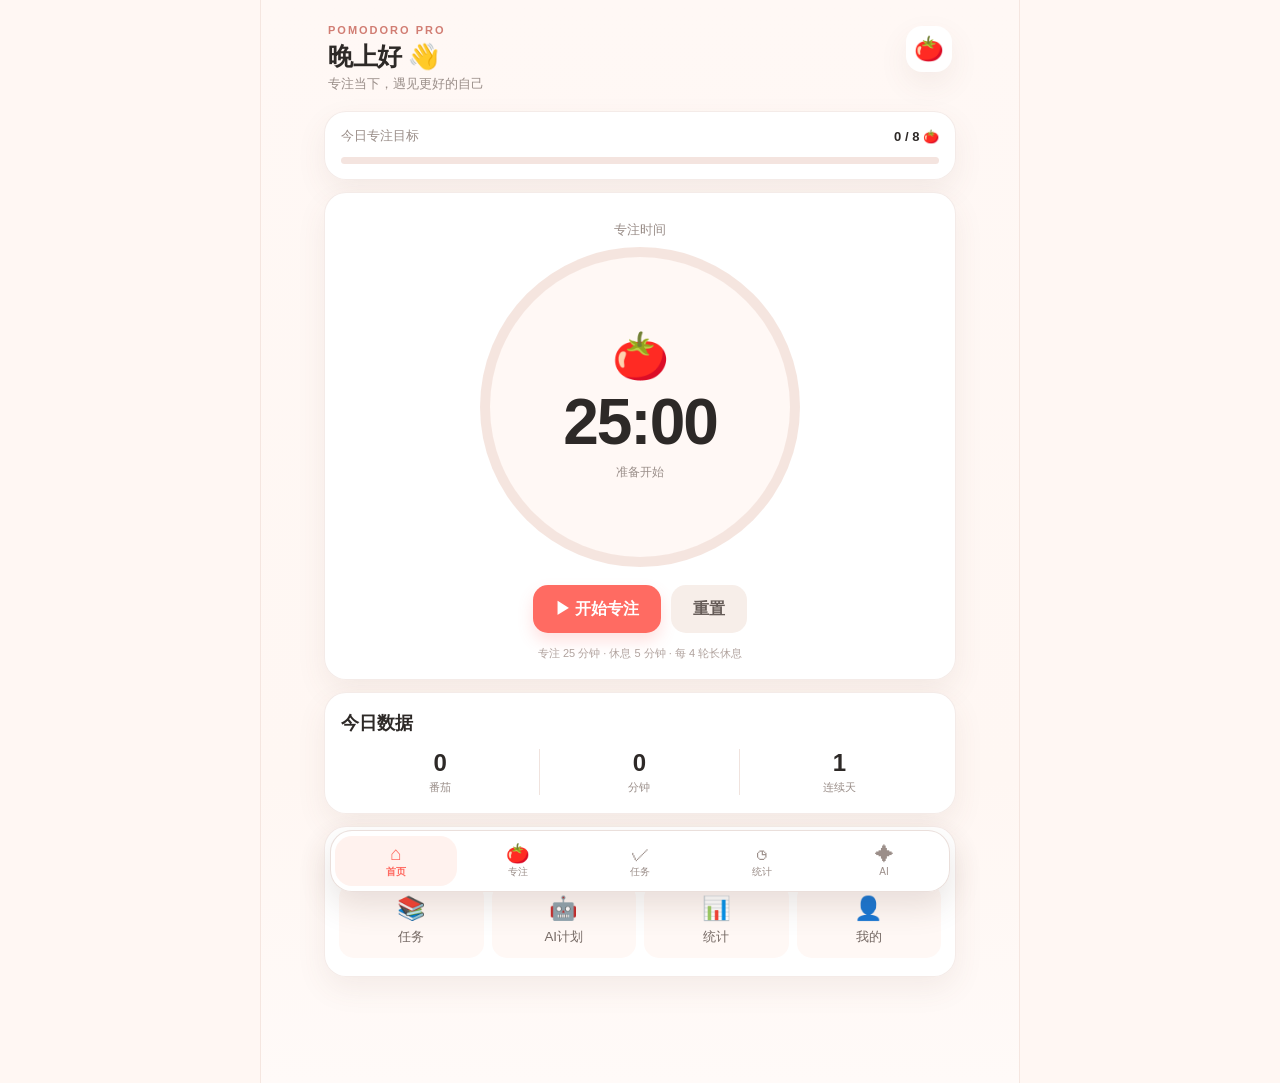
<file: index.html>
<!doctype html>
<html lang="zh-CN">
<head>
  <meta charset="utf-8">
  <meta name="viewport" content="width=device-width, initial-scale=1, viewport-fit=cover, user-scalable=no">
  <meta name="theme-color" content="#ff6b62">
  <meta name="apple-mobile-web-app-capable" content="yes">
  <meta name="apple-mobile-web-app-status-bar-style" content="default">
  <meta name="apple-mobile-web-app-title" content="番茄专注 Pro">
  <link rel="manifest" href="manifest.json">
  <link rel="icon" href="assets/icon.svg">
  <title>番茄专注 Pro</title>
  <link rel="stylesheet" href="css/app.css">
</head>
<body>
  <div class="app-shell">
    <header class="topbar">
      <div>
        <div class="eyebrow">POMODORO PRO</div>
        <h1 id="greeting">早上好 👋</h1>
        <p>专注当下，遇见更好的自己</p>
      </div>
      <button class="tomato-badge" id="quickFocus" aria-label="开始专注">🍅</button>
    </header>

    <main class="content">
      <section class="goal-card card">
        <div class="row-between">
          <span>今日专注目标</span>
          <strong><span id="goalCount">0</span> / 8 🍅</strong>
        </div>
        <div class="progress-track"><div id="goalProgress" class="progress-fill"></div></div>
      </section>

      <section id="homePanel" class="screen active">
        <section class="timer-card card">
          <div class="timer-label" id="modeLabel">专注时间</div>
          <div class="timer-ring" id="timerRing">
            <div class="ring-inner">
              <div class="tomato-large">🍅</div>
              <div class="time" id="time">25:00</div>
              <div class="timer-state" id="timerState">准备开始</div>
            </div>
          </div>
          <div class="timer-actions">
            <button class="btn btn-primary" id="startBtn">▶ 开始专注</button>
            <button class="btn btn-light" id="resetBtn">重置</button>
          </div>
          <div class="cycle-note">专注 25 分钟 · 休息 5 分钟 · 每 4 轮长休息</div>
        </section>

        <section class="stats-card card">
          <div class="section-title">今日数据</div>
          <div class="mini-stats">
            <div><strong id="statTomatoes">0</strong><span>番茄</span></div>
            <div><strong id="statMinutes">0</strong><span>分钟</span></div>
            <div><strong id="statStreak">1</strong><span>连续天</span></div>
          </div>
        </section>

        <section class="shortcuts card">
          <div class="section-title">快捷入口</div>
          <div class="shortcut-grid">
            <button data-tab="tasks"><span>📚</span><small>任务</small></button>
            <button data-tab="ai"><span>🤖</span><small>AI计划</small></button>
            <button data-tab="stats"><span>📊</span><small>统计</small></button>
            <button data-tab="profile"><span>👤</span><small>我的</small></button>
          </div>
        </section>
      </section>

      <section id="tasksPanel" class="screen">
        <div class="page-head"><div><div class="eyebrow">TASKS</div><h2>今日任务</h2></div><button class="icon-btn" id="addTaskBtn">＋</button></div>
        <div class="card task-composer" id="taskComposer">
          <input id="taskInput" maxlength="60" placeholder="例如：完成英语阅读练习">
          <button class="btn btn-primary" id="saveTaskBtn">添加</button>
        </div>
        <div id="taskList" class="task-list"></div>
      </section>

      <section id="aiPanel" class="screen">
        <div class="page-head"><div><div class="eyebrow">AI PLANNER</div><h2>AI学习计划</h2></div><span class="ai-pill">本地智能版</span></div>
        <div class="card form-card">
          <label>学习目标</label>
          <textarea id="aiGoal" rows="3" placeholder="例如：30天准备雅思，重点提升阅读和写作"></textarea>
          <div class="form-row">
            <label>每天可学习 <input id="aiHours" type="number" min="1" max="12" value="3"> 小时</label>
            <label>当前水平
              <select id="aiLevel"><option>基础</option><option selected>中等</option><option>进阶</option></select>
            </label>
          </div>
          <button class="btn btn-primary full" id="generatePlan">生成今日计划</button>
        </div>
        <div id="planResult" class="plan-result"></div>
      </section>

      <section id="statsPanel" class="screen">
        <div class="page-head"><div><div class="eyebrow">STATISTICS</div><h2>专注统计</h2></div></div>
        <div class="card big-stat"><span>累计专注</span><strong id="totalMinutes">0</strong><small>分钟</small></div>
        <div class="card chart-card"><div class="section-title">近 7 天</div><div id="chart" class="bar-chart"></div></div>
        <div class="card insight"><span>💡</span><div><strong>专注建议</strong><p id="insightText">完成第一个番茄后，你会更容易进入状态。</p></div></div>
      </section>

      <section id="profilePanel" class="screen">
        <div class="page-head"><div><div class="eyebrow">PROFILE</div><h2>我的</h2></div></div>
        <div class="profile-card card"><div class="avatar">🍅</div><div><strong>专注者</strong><p>坚持每天专注一点点</p></div></div>
        <div class="settings card">
          <button id="notifyBtn"><span>🔔</span><span>完成提醒</span><b id="notifyStatus">关闭</b></button>
          <button id="installBtn"><span>📱</span><span>安装到手机桌面</span><b>›</b></button>
          <button id="exportBtn"><span>📦</span><span>导出数据</span><b>›</b></button>
          <button id="clearBtn" class="danger"><span>🗑️</span><span>清除本地数据</span><b>›</b></button>
        </div>
      </section>
    </main>

    <nav class="bottom-nav" aria-label="主导航">
      <button class="nav-item active" data-tab="home"><span>⌂</span><small>首页</small></button>
      <button class="nav-item" data-tab="focus"><span>🍅</span><small>专注</small></button>
      <button class="nav-item" data-tab="tasks"><span>✓</span><small>任务</small></button>
      <button class="nav-item" data-tab="stats"><span>◷</span><small>统计</small></button>
      <button class="nav-item" data-tab="ai"><span>✦</span><small>AI</small></button>
    </nav>
  </div>
  <script src="js/app.js"></script>
</body>
</html>
</file>
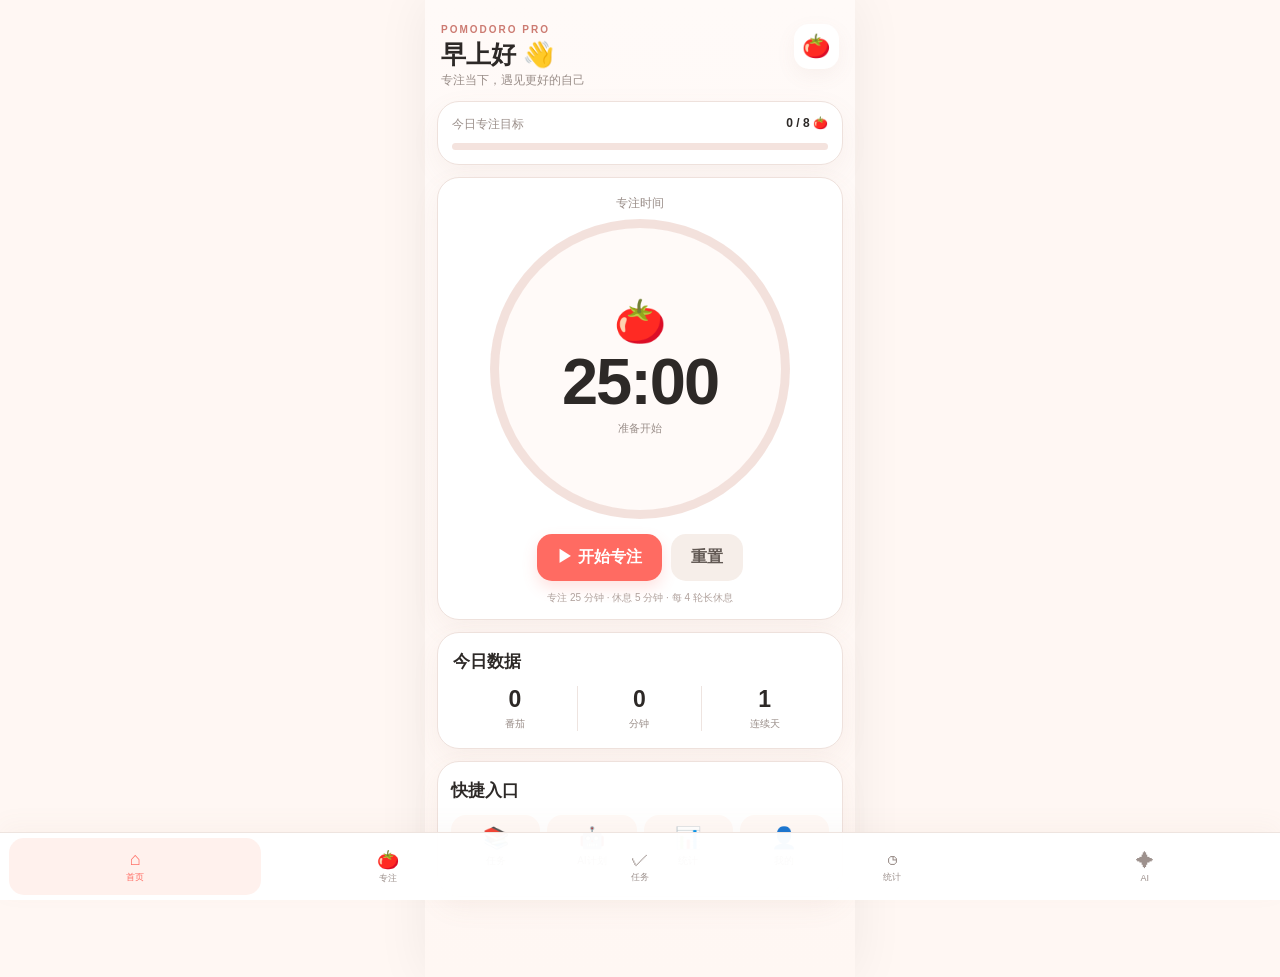
<file: app/src/main/assets/pomodoro-magic8-v6/index.html>
<!doctype html>
<html lang="zh-CN">
<head>
<meta charset="utf-8">
<meta name="viewport" content="width=device-width,initial-scale=1,maximum-scale=1,user-scalable=no,viewport-fit=cover">
<meta name="theme-color" content="#ff6b62">
<meta name="apple-mobile-web-app-capable" content="yes">
<meta name="apple-mobile-web-app-status-bar-style" content="default">
<meta name="apple-mobile-web-app-title" content="番茄专注">
<link rel="manifest" href="manifest.json"><link rel="icon" href="assets/icon.svg">
<link rel="stylesheet" href="css/magic8.css"><title>番茄专注 Pro</title>
</head>
<body>
<div class="app">
<header class="header">
 <div><div class="brand">POMODORO PRO</div><h1>早上好 👋</h1><p>专注当下，遇见更好的自己</p></div>
 <button class="round-icon">🍅</button>
</header>
<main>
<section class="goal card"><div><span>今日专注目标</span><b><em id="count">0</em> / 8 🍅</b></div><div class="track"><i id="progress"></i></div></section>
<section class="timer card">
 <div class="label">专注时间</div>
 <div class="dial" id="dial"><div class="dial-in"><div class="tomato">🍅</div><strong id="time">25:00</strong><small id="state">准备开始</small></div></div>
 <div class="buttons"><button id="start">▶ 开始专注</button><button id="reset">重置</button></div>
 <p>专注 25 分钟 · 休息 5 分钟 · 每 4 轮长休息</p>
</section>
<section class="card stats"><h2>今日数据</h2><div><article><b id="tomatoes">0</b><span>番茄</span></article><article><b id="minutes">0</b><span>分钟</span></article><article><b>1</b><span>连续天</span></article></div></section>
<section class="card quick"><h2>快捷入口</h2><div><button>📚<span>任务</span></button><button>🤖<span>AI计划</span></button><button>📊<span>统计</span></button><button>👤<span>我的</span></button></div></section>
</main>
<nav><button class="active">⌂<small>首页</small></button><button>🍅<small>专注</small></button><button>✓<small>任务</small></button><button>◷<small>统计</small></button><button>✦<small>AI</small></button></nav>
</div>
<script src="js/app.js"></script>
</body></html>
</file>
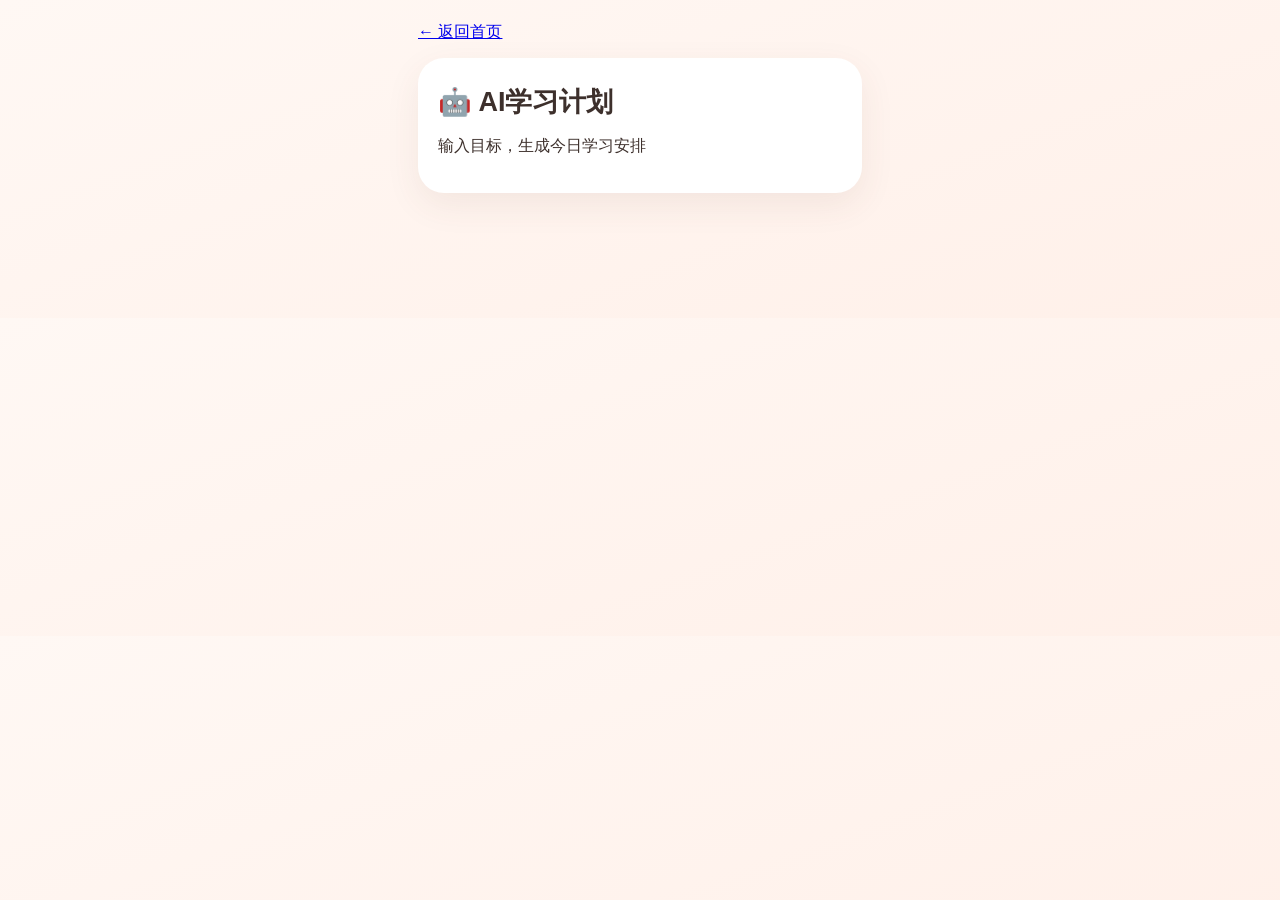
<file: pages/ai.html>
<!doctype html><html lang="zh-CN"><head><meta charset="utf-8"><meta name="viewport" content="width=device-width,initial-scale=1"><title>🤖 AI学习计划</title><link rel="stylesheet" href="../css/main.css"></head><body><main class="app"><a href="../index.html">← 返回首页</a><section class="card"><h1>🤖 AI学习计划</h1><p>输入目标，生成今日学习安排</p></section></main></body></html>
</file>
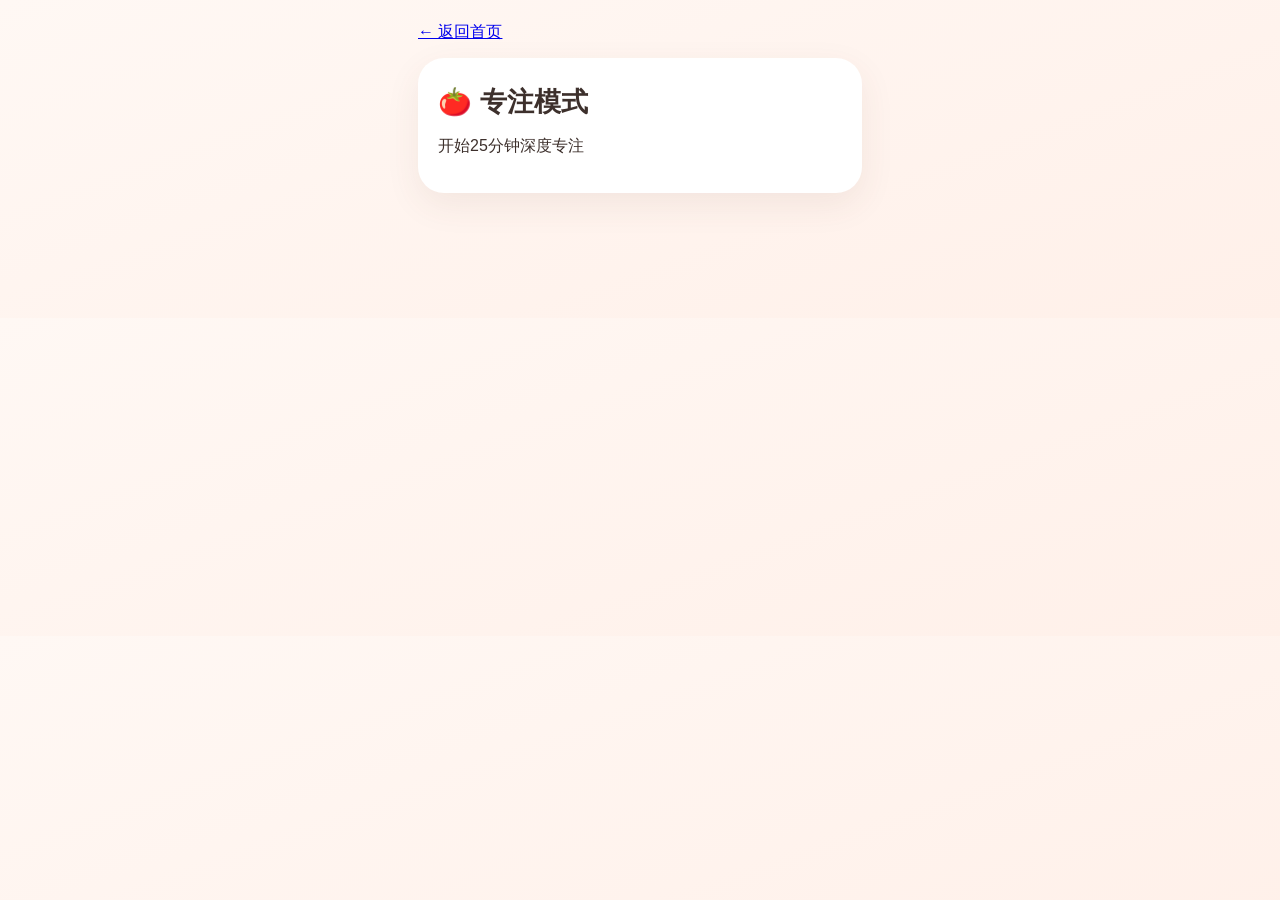
<file: pages/focus.html>
<!doctype html><html lang="zh-CN"><head><meta charset="utf-8"><meta name="viewport" content="width=device-width,initial-scale=1"><title>🍅 专注模式</title><link rel="stylesheet" href="../css/main.css"></head><body><main class="app"><a href="../index.html">← 返回首页</a><section class="card"><h1>🍅 专注模式</h1><p>开始25分钟深度专注</p></section></main></body></html>
</file>
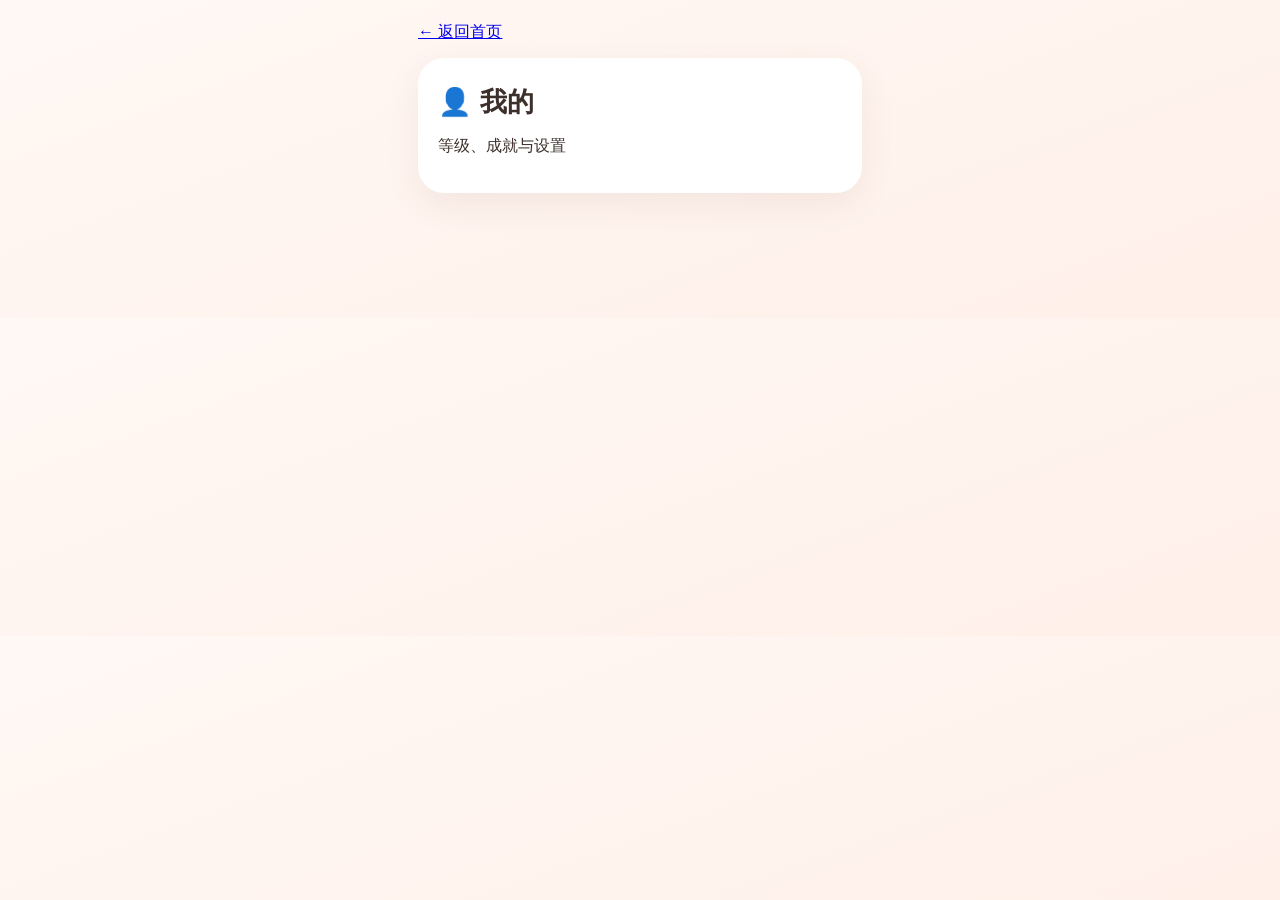
<file: pages/profile.html>
<!doctype html><html lang="zh-CN"><head><meta charset="utf-8"><meta name="viewport" content="width=device-width,initial-scale=1"><title>👤 我的</title><link rel="stylesheet" href="../css/main.css"></head><body><main class="app"><a href="../index.html">← 返回首页</a><section class="card"><h1>👤 我的</h1><p>等级、成就与设置</p></section></main></body></html>
</file>
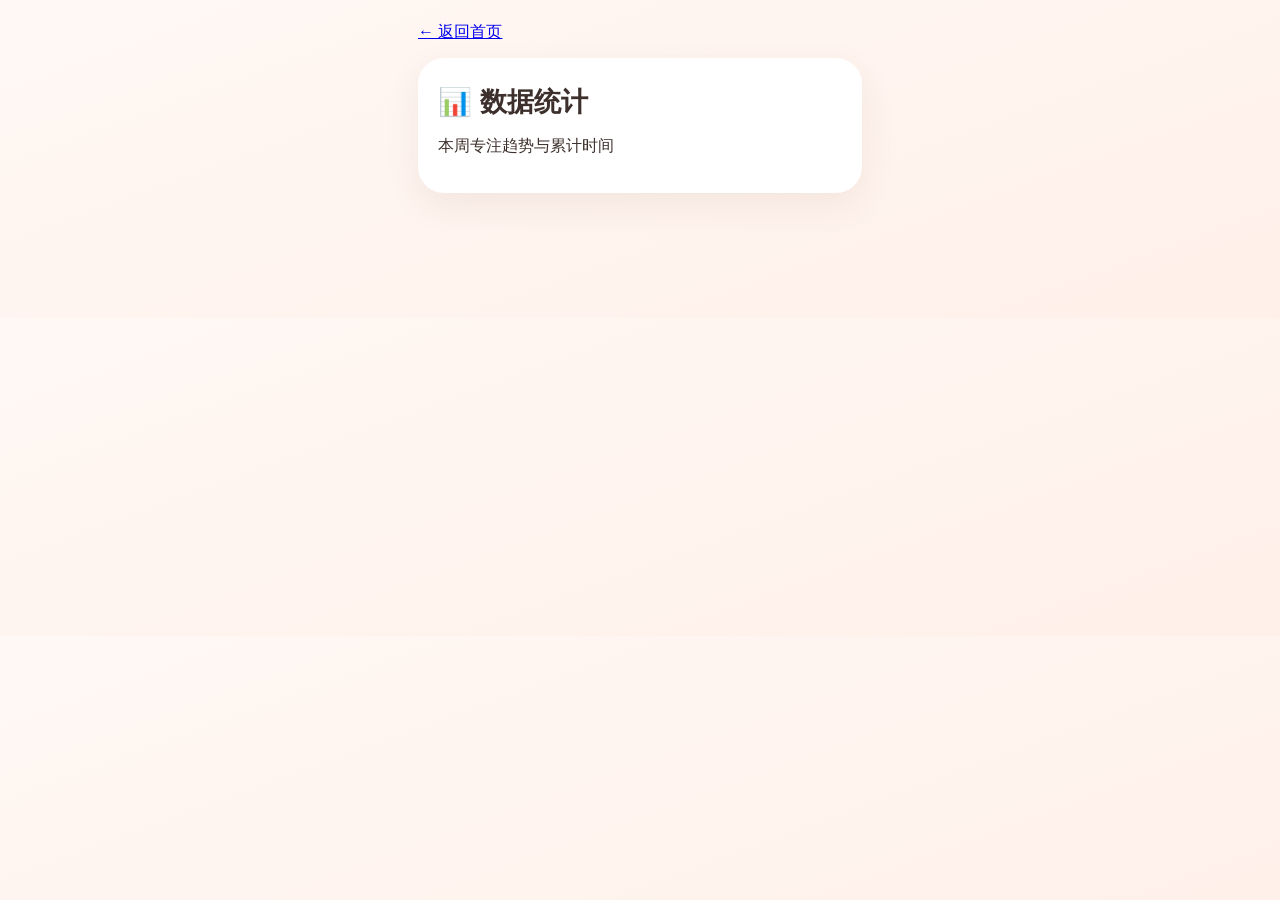
<file: pages/stats.html>
<!doctype html><html lang="zh-CN"><head><meta charset="utf-8"><meta name="viewport" content="width=device-width,initial-scale=1"><title>📊 数据统计</title><link rel="stylesheet" href="../css/main.css"></head><body><main class="app"><a href="../index.html">← 返回首页</a><section class="card"><h1>📊 数据统计</h1><p>本周专注趋势与累计时间</p></section></main></body></html>
</file>
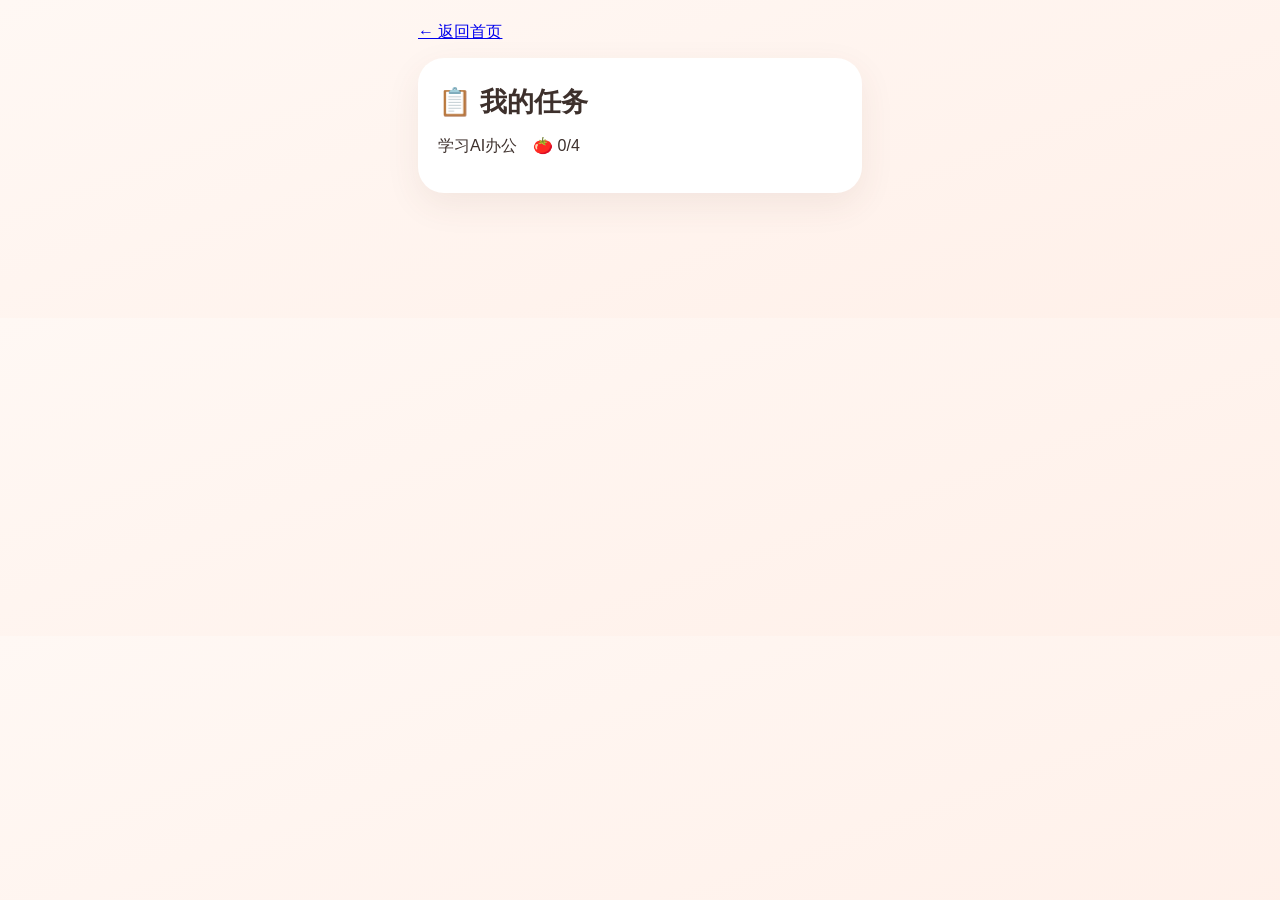
<file: pages/tasks.html>
<!doctype html><html lang="zh-CN"><head><meta charset="utf-8"><meta name="viewport" content="width=device-width,initial-scale=1"><title>📋 我的任务</title><link rel="stylesheet" href="../css/main.css"></head><body><main class="app"><a href="../index.html">← 返回首页</a><section class="card"><h1>📋 我的任务</h1><p>学习AI办公　🍅 0/4</p></section></main></body></html>
</file>
<file: css/app.css>
*{box-sizing:border-box}
:root{
  --bg:#fff7f3;--surface:#fff;--surface2:#fff1ec;--text:#2d2927;--muted:#9a8e89;
  --primary:#ff6b62;--primary-dark:#f2554d;--line:#f0e3de;--shadow:0 12px 30px rgba(113,73,62,.08);
  --safe-bottom:env(safe-area-inset-bottom,0px);--safe-top:env(safe-area-inset-top,0px)
}
html,body{margin:0;width:100%;min-height:100%;background:var(--bg);color:var(--text);font-family:-apple-system,BlinkMacSystemFont,"SF Pro Display","PingFang SC","Microsoft YaHei",sans-serif;-webkit-font-smoothing:antialiased}
body{min-height:100dvh;overflow-x:hidden}
button,input,textarea,select{font:inherit}
button{border:0;cursor:pointer;-webkit-tap-highlight-color:transparent}
.app-shell{width:100%;min-height:100dvh;padding-bottom:calc(86px + var(--safe-bottom));background:linear-gradient(180deg,#fff8f5 0%,#fff7f3 72%,#fffaf8 100%)}
.topbar,.content{width:min(100%,680px);margin:0 auto}
.topbar{padding:calc(24px + var(--safe-top)) 18px 10px;display:flex;justify-content:space-between;align-items:flex-start}
.eyebrow{font-size:11px;letter-spacing:2px;font-weight:800;color:#d17d73}
h1{font-size:25px;line-height:1.2;margin:5px 0 4px;letter-spacing:-.5px}
.topbar p{margin:0;color:var(--muted);font-size:13px}
.tomato-badge{width:46px;height:46px;background:#fff;border-radius:16px;box-shadow:var(--shadow);font-size:24px;margin-top:2px}
.content{padding:0 14px 20px}
.card{background:rgba(255,255,255,.96);border:1px solid rgba(240,227,222,.7);border-radius:22px;box-shadow:var(--shadow)}
.goal-card{padding:15px 16px;margin:8px 0 12px}
.row-between{display:flex;justify-content:space-between;align-items:center;font-size:13px;color:var(--muted)}
.row-between strong{font-size:13px;color:var(--text)}
.progress-track{height:7px;border-radius:99px;background:#f4e4df;margin-top:12px;overflow:hidden}
.progress-fill{height:100%;width:0;background:linear-gradient(90deg,#ff8279,#ff5d55);border-radius:99px;transition:width .3s}
.screen{display:none}.screen.active{display:block}
.timer-card{padding:22px 16px 18px;text-align:center}
.timer-label{font-size:13px;color:var(--muted);margin-bottom:8px}
.timer-ring{width:min(74vw,290px);height:min(74vw,290px);margin:0 auto 18px;border-radius:50%;padding:10px;background:conic-gradient(var(--primary) var(--progress,0%),#f5e5df 0);position:relative}
.ring-inner{width:100%;height:100%;border-radius:50%;background:#fff8f5;display:flex;flex-direction:column;align-items:center;justify-content:center}
.tomato-large{font-size:46px;line-height:1;margin-bottom:6px}
.time{font-size:clamp(44px,14vw,64px);font-weight:800;letter-spacing:-2px;font-variant-numeric:tabular-nums}
.timer-state{font-size:12px;color:var(--muted);margin-top:5px}
.timer-actions{display:flex;gap:10px;justify-content:center}
.btn{height:48px;padding:0 22px;border-radius:15px;font-weight:700}
.btn-primary{background:var(--primary);color:#fff;box-shadow:0 8px 16px rgba(255,107,98,.2)}
.btn-primary:active{transform:scale(.98);background:var(--primary-dark)}
.btn-light{background:#f7eee9;color:#655b57}
.full{width:100%}
.cycle-note{font-size:11px;color:#b0a29d;margin-top:13px}
.stats-card{padding:18px 16px;margin-top:12px}
.section-title{font-size:18px;font-weight:800;margin-bottom:14px}
.mini-stats{display:grid;grid-template-columns:repeat(3,1fr)}
.mini-stats>div{text-align:center;border-right:1px solid var(--line)}
.mini-stats>div:last-child{border:0}
.mini-stats strong{display:block;font-size:24px}
.mini-stats span{display:block;font-size:11px;color:var(--muted);margin-top:3px}
.shortcuts{padding:18px 14px;margin-top:12px}
.shortcut-grid{display:grid;grid-template-columns:repeat(4,1fr);gap:8px}
.shortcut-grid button{background:#fff8f5;border-radius:15px;padding:12px 4px;color:var(--text)}
.shortcut-grid span{display:block;font-size:23px;margin-bottom:5px}
.shortcut-grid small{color:#756964}
.page-head{display:flex;align-items:center;justify-content:space-between;margin:12px 4px 14px}
.page-head h2{font-size:25px;margin:3px 0 0}
.icon-btn{width:44px;height:44px;border-radius:15px;background:var(--primary);color:#fff;font-size:25px}
.ai-pill{font-size:11px;padding:7px 10px;background:#fff0ec;color:#e36359;border-radius:99px}
.task-composer{display:flex;gap:8px;padding:10px;margin-bottom:12px}
.task-composer input{flex:1;min-width:0;border:0;outline:0;background:#fff8f5;border-radius:13px;padding:0 13px;height:46px}
.task-list{display:grid;gap:9px}.task-item{display:flex;align-items:center;gap:11px;padding:14px 13px;background:#fff;border:1px solid var(--line);border-radius:17px}
.check{width:24px;height:24px;border:2px solid #e7d6d0;border-radius:50%;background:#fff;flex:none}.task-item.done .check{background:var(--primary);border-color:var(--primary);color:#fff}.task-item.done .task-text{text-decoration:line-through;color:#aaa}
.task-text{flex:1;font-size:14px}.delete-task{color:#b8aaa5;background:none;font-size:18px}
.form-card{padding:16px}.form-card label{display:block;font-size:13px;color:#756964;margin-bottom:8px}
textarea,input,select{border:1px solid var(--line);background:#fffaf8;color:var(--text);border-radius:13px;outline:none}
textarea{width:100%;padding:12px;resize:vertical}
.form-row{display:grid;grid-template-columns:1fr 1fr;gap:10px;margin:12px 0}.form-row label{background:#fff8f5;padding:10px;border-radius:13px}.form-row input,.form-row select{border:0;background:transparent;width:100%;padding:4px 0}
.plan-result{margin-top:12px;display:grid;gap:9px}.plan-item{background:#fff;border:1px solid var(--line);border-radius:16px;padding:14px}.plan-item strong{display:block}.plan-item p{margin:5px 0 0;color:var(--muted);font-size:12px}
.big-stat{padding:22px;text-align:center}.big-stat span,.big-stat small{color:var(--muted);font-size:13px}.big-stat strong{display:block;font-size:52px;line-height:1.1;margin:5px}
.chart-card{padding:18px;margin-top:12px}.bar-chart{height:160px;display:flex;align-items:flex-end;justify-content:space-between;gap:8px;border-bottom:1px solid var(--line);padding:10px 4px 0}.bar-col{height:100%;display:flex;flex-direction:column;justify-content:flex-end;align-items:center;gap:6px;flex:1}.bar{width:min(34px,70%);min-height:4px;background:#ff8a81;border-radius:8px 8px 2px 2px}.bar-col small{font-size:10px;color:var(--muted)}
.insight{padding:15px;display:flex;gap:12px;align-items:flex-start;margin-top:12px}.insight>span{font-size:24px}.insight p{margin:5px 0 0;font-size:12px;color:var(--muted)}
.profile-card{padding:18px;display:flex;align-items:center;gap:14px}.avatar{width:58px;height:58px;border-radius:20px;background:#fff1ec;display:grid;place-items:center;font-size:30px}.profile-card p{margin:5px 0 0;color:var(--muted);font-size:12px}
.settings{margin-top:12px;overflow:hidden}.settings button{width:100%;height:58px;background:#fff;display:flex;align-items:center;gap:12px;padding:0 17px;border-bottom:1px solid var(--line);color:var(--text);text-align:left}.settings button:last-child{border:0}.settings b{margin-left:auto;color:#b5a7a1;font-size:13px}.settings .danger{color:#d55d55}
.bottom-nav{position:fixed;z-index:20;left:50%;transform:translateX(-50%);bottom:calc(8px + var(--safe-bottom));width:min(calc(100% - 28px),620px);height:62px;padding:5px 4px;background:rgba(255,255,255,.96);border:1px solid rgba(232,220,215,.9);box-shadow:0 14px 32px rgba(92,62,52,.14);backdrop-filter:blur(16px);border-radius:22px;display:grid;grid-template-columns:repeat(5,1fr)}
.nav-item{background:transparent;color:#9b8e89;border-radius:17px;display:flex;flex-direction:column;align-items:center;justify-content:center;gap:1px}.nav-item span{font-size:19px;line-height:20px}.nav-item small{font-size:10px}.nav-item.active{color:var(--primary);background:#fff2ee;font-weight:700}
@media(min-width:700px){.app-shell{max-width:760px;margin:auto;border-left:1px solid #f5e6e0;border-right:1px solid #f5e6e0}.content{padding-left:24px;padding-right:24px}.topbar{padding-left:28px;padding-right:28px}.timer-card{padding-top:28px}.timer-ring{width:320px;height:320px}}
@media(max-width:350px){.content{padding-left:10px;padding-right:10px}.topbar{padding-left:14px;padding-right:14px}.timer-card{padding-left:8px;padding-right:8px}.timer-actions .btn{padding:0 15px}.shortcut-grid span{font-size:20px}}
</file>
<file: app/src/main/assets/pomodoro-magic8-v6/css/magic8.css>
*{box-sizing:border-box}
:root{--bg:#fff7f3;--white:#fff;--primary:#ff6b62;--text:#2d2927;--muted:#9a8e89;--line:#eee1dc;--safeT:env(safe-area-inset-top);--safeB:env(safe-area-inset-bottom)}
html,body{margin:0;width:100%;min-height:100%;background:var(--bg)}
body{font-family:-apple-system,BlinkMacSystemFont,"SF Pro Display","HarmonyOS Sans","PingFang SC","Microsoft YaHei",sans-serif;color:var(--text);overflow-x:hidden;-webkit-font-smoothing:antialiased}
button{font:inherit;border:0;touch-action:manipulation;-webkit-tap-highlight-color:transparent}
.app{width:100%;min-height:100dvh;background:linear-gradient(#fffaf8,#fff7f3);padding-top:var(--safeT);padding-bottom:calc(80px + var(--safeB))}
.header{width:100%;padding:20px 16px 12px;display:flex;justify-content:space-between;align-items:flex-start}
.brand{font-size:10px;letter-spacing:2px;font-weight:800;color:#cc7b72}.header h1{font-size:25px;line-height:1.15;margin:5px 0 3px}.header p{margin:0;font-size:12px;color:var(--muted)}
.round-icon{width:45px;height:45px;border-radius:15px;background:#fff;box-shadow:0 7px 20px #9b716012;font-size:23px}
main{width:100%;padding:0 12px}
.card{width:100%;background:rgba(255,255,255,.98);border:1px solid var(--line);border-radius:22px;box-shadow:0 10px 28px #9b716012}
.goal{padding:14px;margin-bottom:12px}.goal>div:first-child{display:flex;justify-content:space-between;font-size:12px;color:var(--muted)}.goal b{color:var(--text)}em{font-style:normal}.track{height:7px;background:#f4e3de;border-radius:99px;margin-top:10px;overflow:hidden}.track i{display:block;height:100%;width:0;background:var(--primary);border-radius:99px}
.timer{text-align:center;padding:17px 10px 14px}.label{font-size:12px;color:var(--muted);margin-bottom:7px}
.dial{width:min(70vw,300px);height:min(70vw,300px);margin:0 auto 15px;padding:9px;border-radius:50%;background:conic-gradient(var(--primary) 0deg,#f3e1dc 0deg);display:grid;place-items:center}.dial-in{width:100%;height:100%;border-radius:50%;background:#fffaf8;display:flex;flex-direction:column;justify-content:center;align-items:center}.tomato{font-size:42px;line-height:1}.dial strong{font-size:clamp(48px,14vw,65px);line-height:1.04;letter-spacing:-2px;margin-top:5px}.dial small{font-size:11px;color:var(--muted);margin-top:5px}
.buttons{display:flex;justify-content:center;gap:9px}.buttons button{height:47px;padding:0 20px;border-radius:15px;font-weight:700}.buttons button:first-child{background:var(--primary);color:#fff;box-shadow:0 7px 15px #ff6b6230}.buttons button:last-child{background:#f6eee9;color:#625954}.timer p{font-size:10px;color:#b0a29d;margin:10px 0 0}
.stats{padding:17px 15px;margin-top:12px}.card h2{font-size:17px;margin:0 0 13px}.stats>div{display:grid;grid-template-columns:repeat(3,1fr)}.stats article{text-align:center;border-right:1px solid #eee4e0}.stats article:last-child{border:0}.stats b{display:block;font-size:23px}.stats span{font-size:10px;color:var(--muted)}
.quick{padding:17px 13px;margin-top:12px}.quick>div{display:grid;grid-template-columns:repeat(4,1fr);gap:7px}.quick button{background:#fff9f6;border-radius:15px;padding:11px 3px;font-size:21px;color:#4f4743}.quick span{display:block;font-size:10px;color:#7e716c;margin-top:4px}
nav{position:fixed;left:0;right:0;bottom:0;z-index:20;width:100%;height:calc(68px + var(--safeB));padding:5px 9px calc(5px + var(--safeB));background:rgba(255,255,255,.97);border-top:1px solid #eee4df;box-shadow:0 -8px 24px #9b71600b;display:grid;grid-template-columns:repeat(5,1fr)}nav button{background:transparent;border-radius:15px;color:#9d918d;display:flex;flex-direction:column;justify-content:center;align-items:center;font-size:18px;gap:1px}nav small{font-size:9px}nav .active{color:var(--primary);background:#fff1ed}
@media(min-width:700px){.app{width:430px;min-height:100vh;margin:auto;box-shadow:0 0 50px #00000010}.header{padding-top:24px}main{padding:0 12px}}
@media(max-width:360px){.header{padding-left:13px;padding-right:13px}main{padding-left:9px;padding-right:9px}.buttons button{padding:0 15px}}
</file>
<file: css/main.css>
*{box-sizing:border-box}body{margin:0;background:linear-gradient(160deg,#fff8f4,#fff0e9);font-family:-apple-system,BlinkMacSystemFont,"Segoe UI","Microsoft YaHei",sans-serif;color:#3d302c}.app{max-width:480px;margin:auto;padding:22px 18px 110px}header{display:flex;justify-content:space-between;align-items:center;padding:8px 4px}header small{color:#ff6b5f;letter-spacing:2px;font-weight:800}h1{margin:6px 0 3px;font-size:27px}header p{margin:0;color:#927e76;font-size:14px}.avatar{width:48px;height:48px;border-radius:16px;background:#fff;display:grid;place-items:center;font-size:27px;box-shadow:0 7px 22px #eadbd5}.card{background:#fff;border-radius:26px;padding:20px;margin:15px 0;box-shadow:0 12px 35px rgba(102,65,49,.08)}.goal{display:flex;flex-wrap:wrap;justify-content:space-between;gap:10px;font-size:13px;color:#8c7770}.goal b{font-size:17px;color:#40312c}.progress{width:100%;height:9px;background:#f2e5df;border-radius:9px;overflow:hidden}.progress i{display:block;height:100%;width:0;background:#ff6b5f;border-radius:9px}.focus{text-align:center}.tomato{font-size:70px}.ring{width:230px;height:230px;border-radius:50%;margin:10px auto 20px;display:grid;place-items:center;background:conic-gradient(#ff7568 0deg,#f5e7e1 0deg)}.ring:after{content:"";position:absolute}.ring span{font-size:50px;font-weight:800}.focus button{border:0;border-radius:17px;padding:15px 28px;font-size:16px;font-weight:700;background:#ff6b5f;color:#fff}.focus .ghost{background:#f7eeea;color:#6e5952}.stats{display:grid;grid-template-columns:repeat(3,1fr)}.stats div{text-align:center;border-right:1px solid #eee}.stats div:last-child{border:0}.stats b{display:block;font-size:27px}.stats small{color:#a08b83}.shortcuts{display:grid;grid-template-columns:repeat(4,1fr);gap:10px}.shortcuts a{background:#fff7f3;border-radius:18px;padding:14px 4px;text-decoration:none;color:#55433d;text-align:center;font-size:25px}.shortcuts span{display:block;font-size:11px;margin-top:6px}nav{position:fixed;z-index:10;bottom:14px;left:50%;transform:translateX(-50%);width:min(calc(100% - 28px),450px);background:#fff;padding:10px 7px;border-radius:25px;display:grid;grid-template-columns:repeat(5,1fr);box-shadow:0 10px 30px rgba(68,43,32,.12)}nav a{text-align:center;text-decoration:none;color:#a08d85;font-size:19px}nav span{display:block;font-size:10px}
</file>
